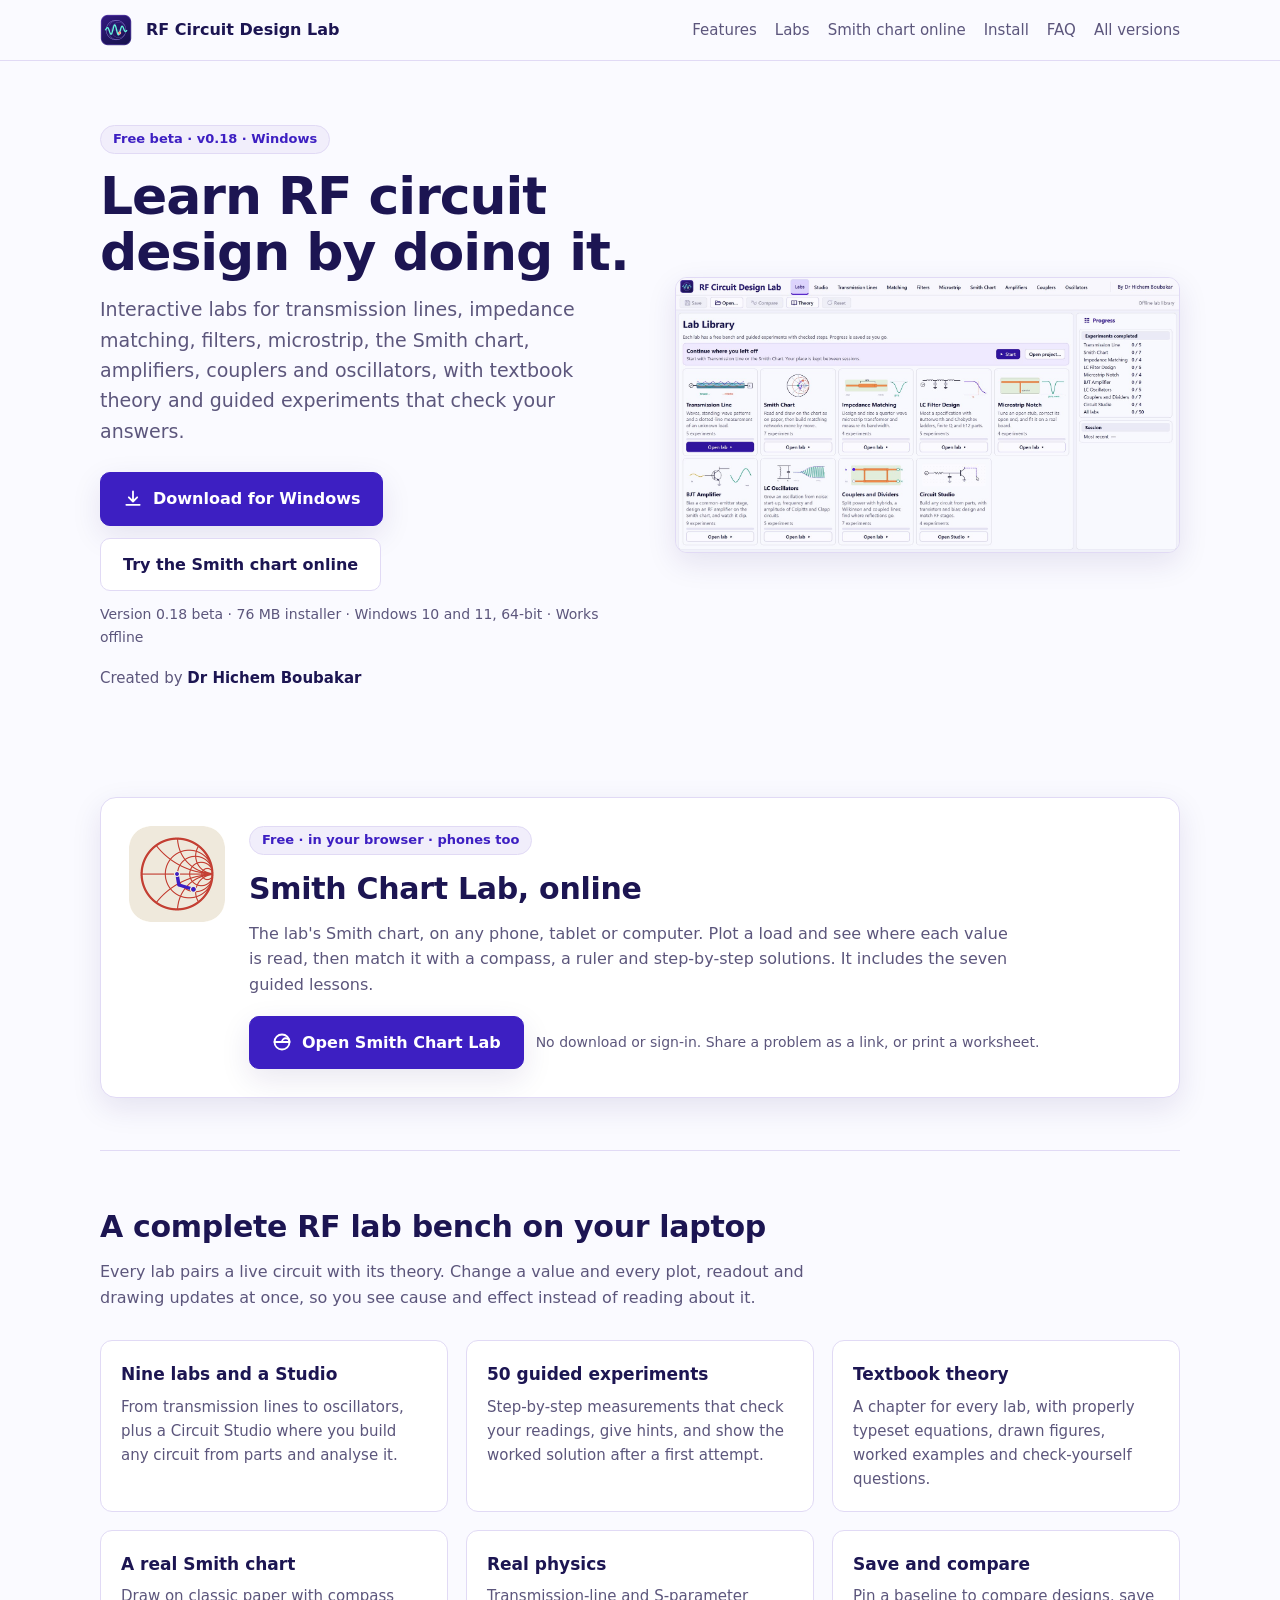
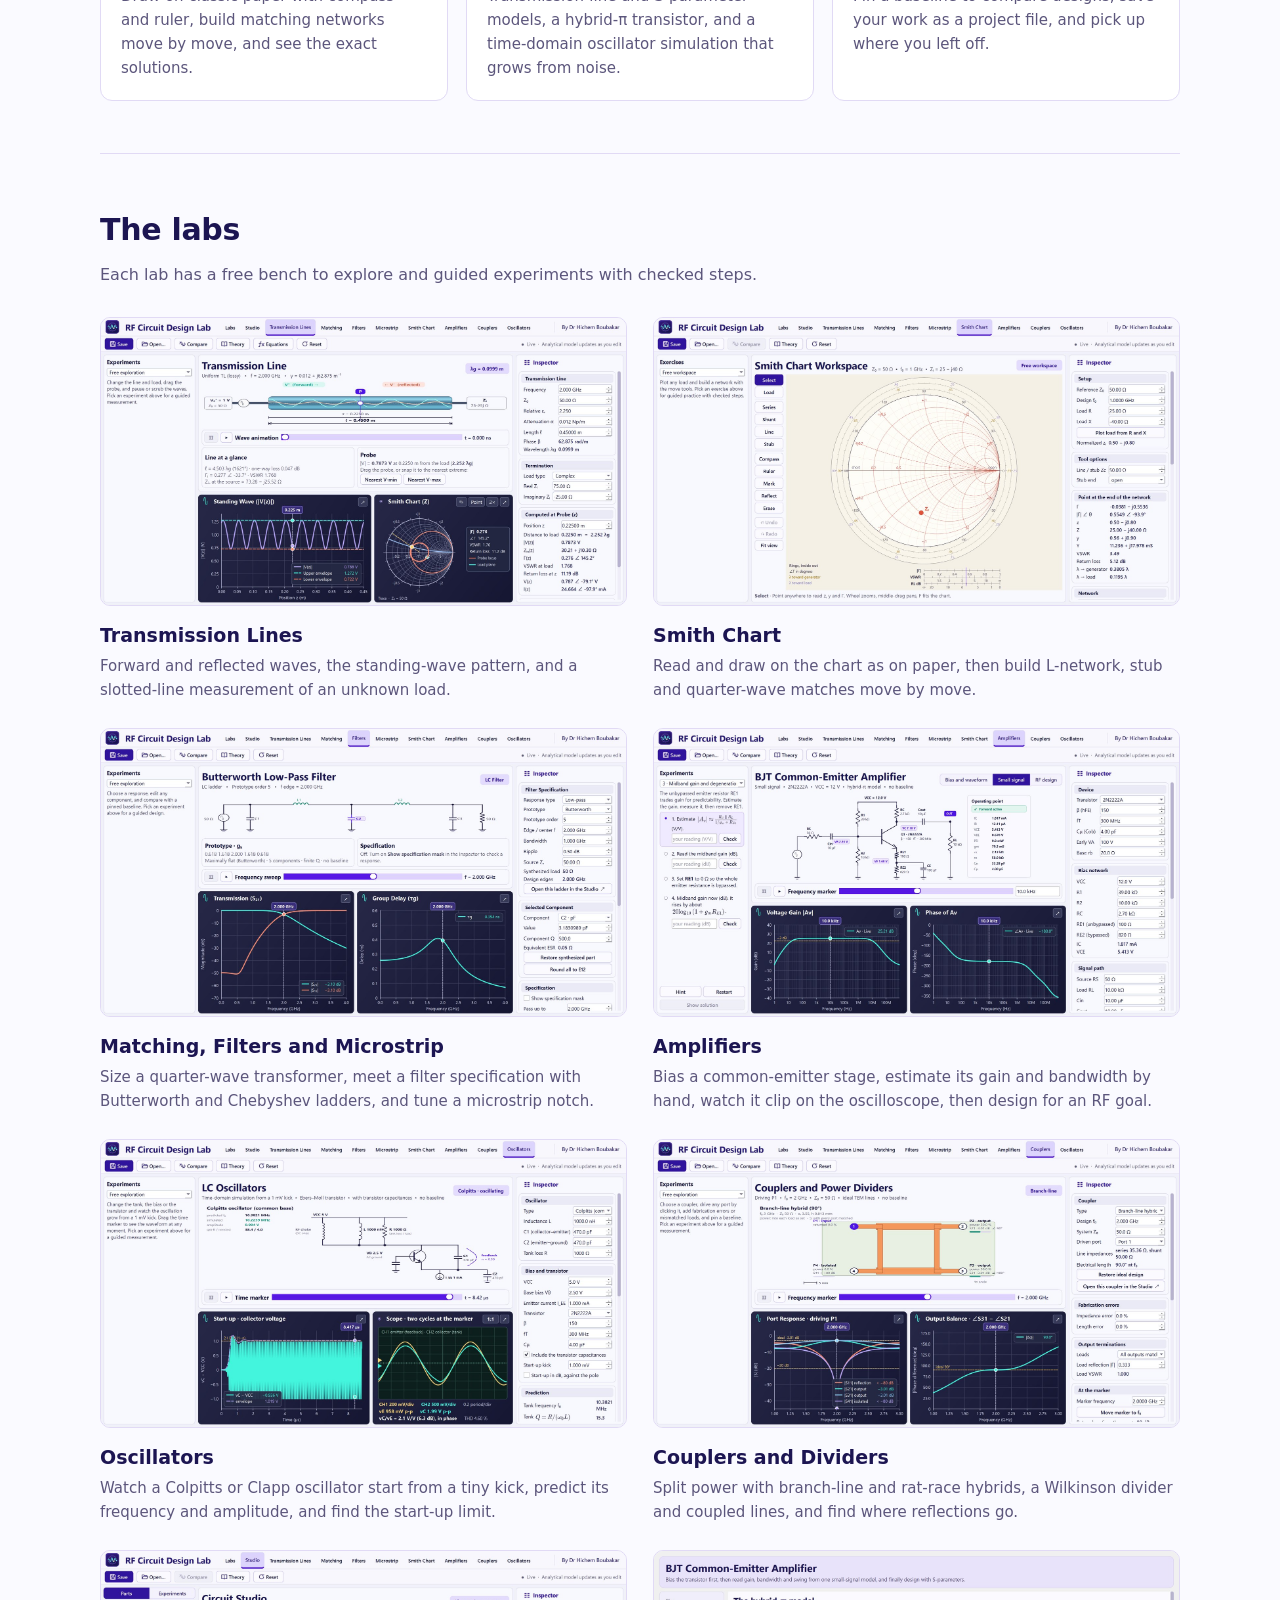
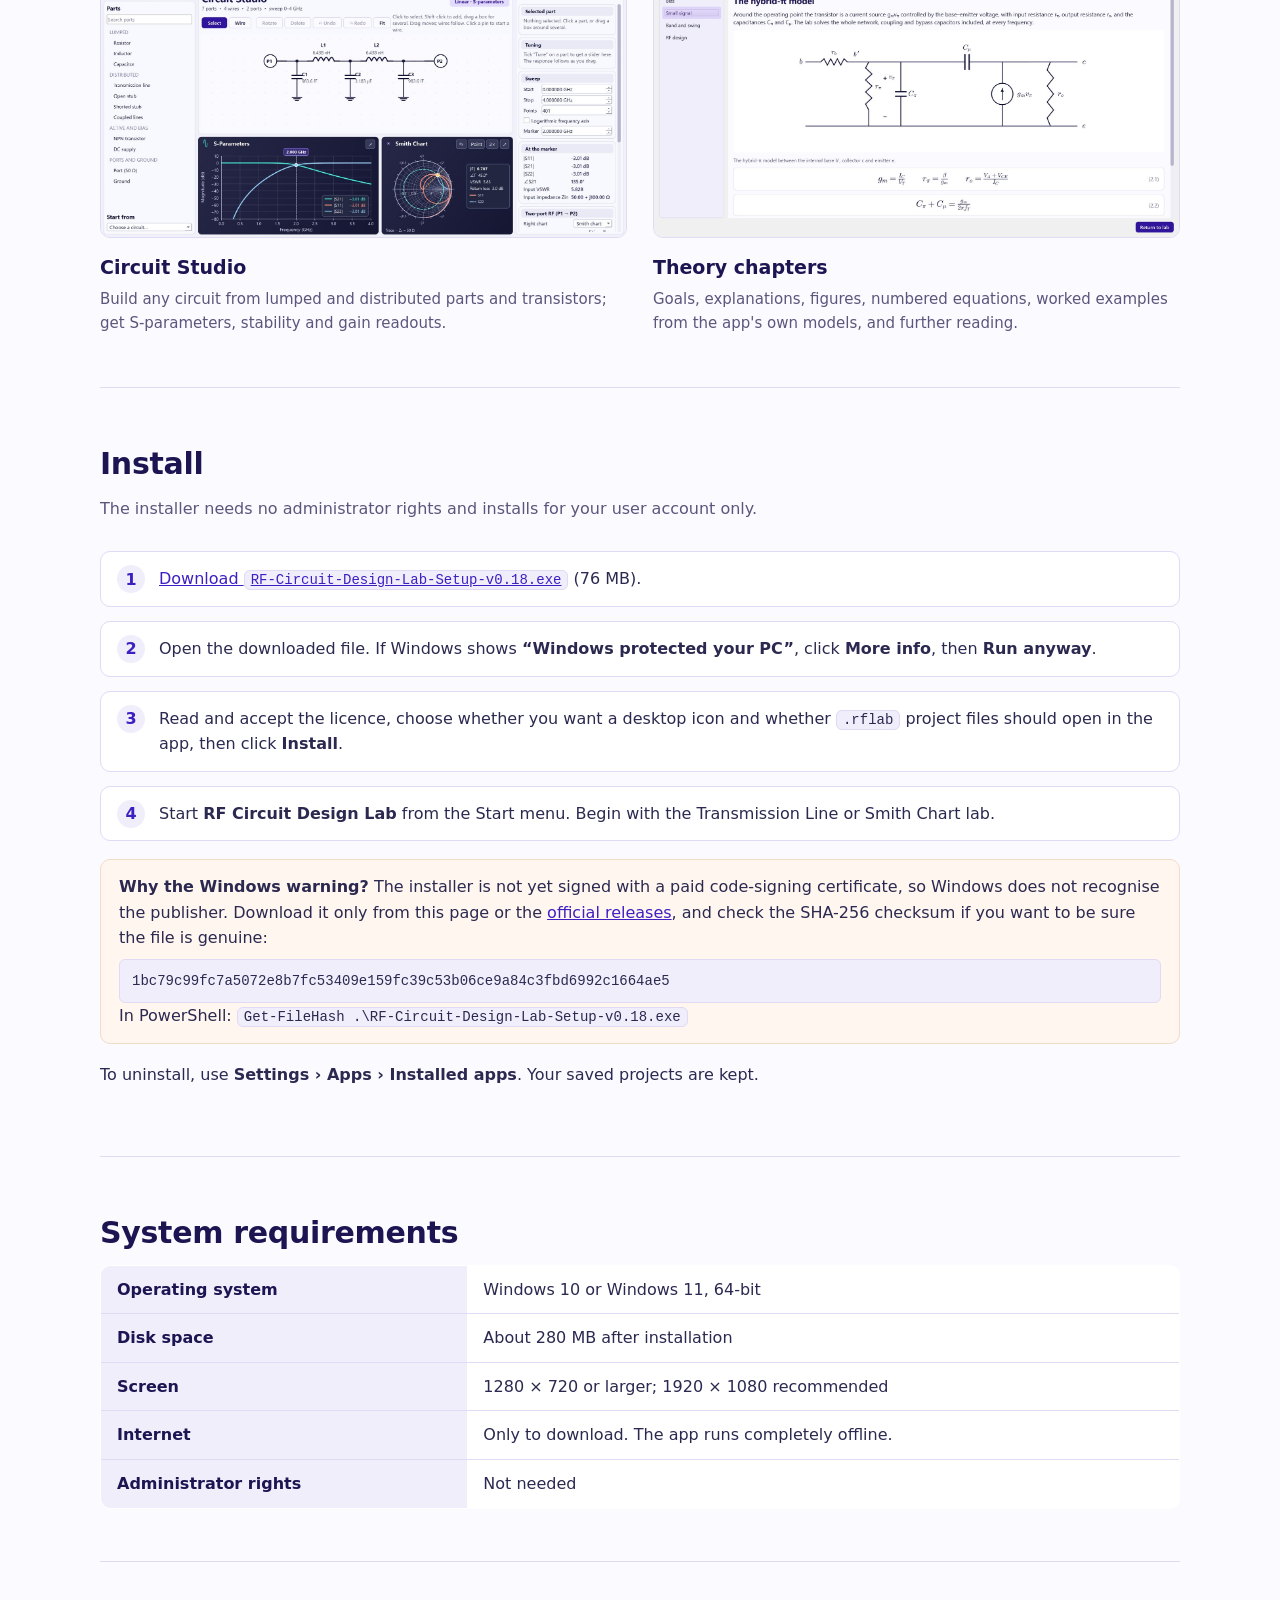
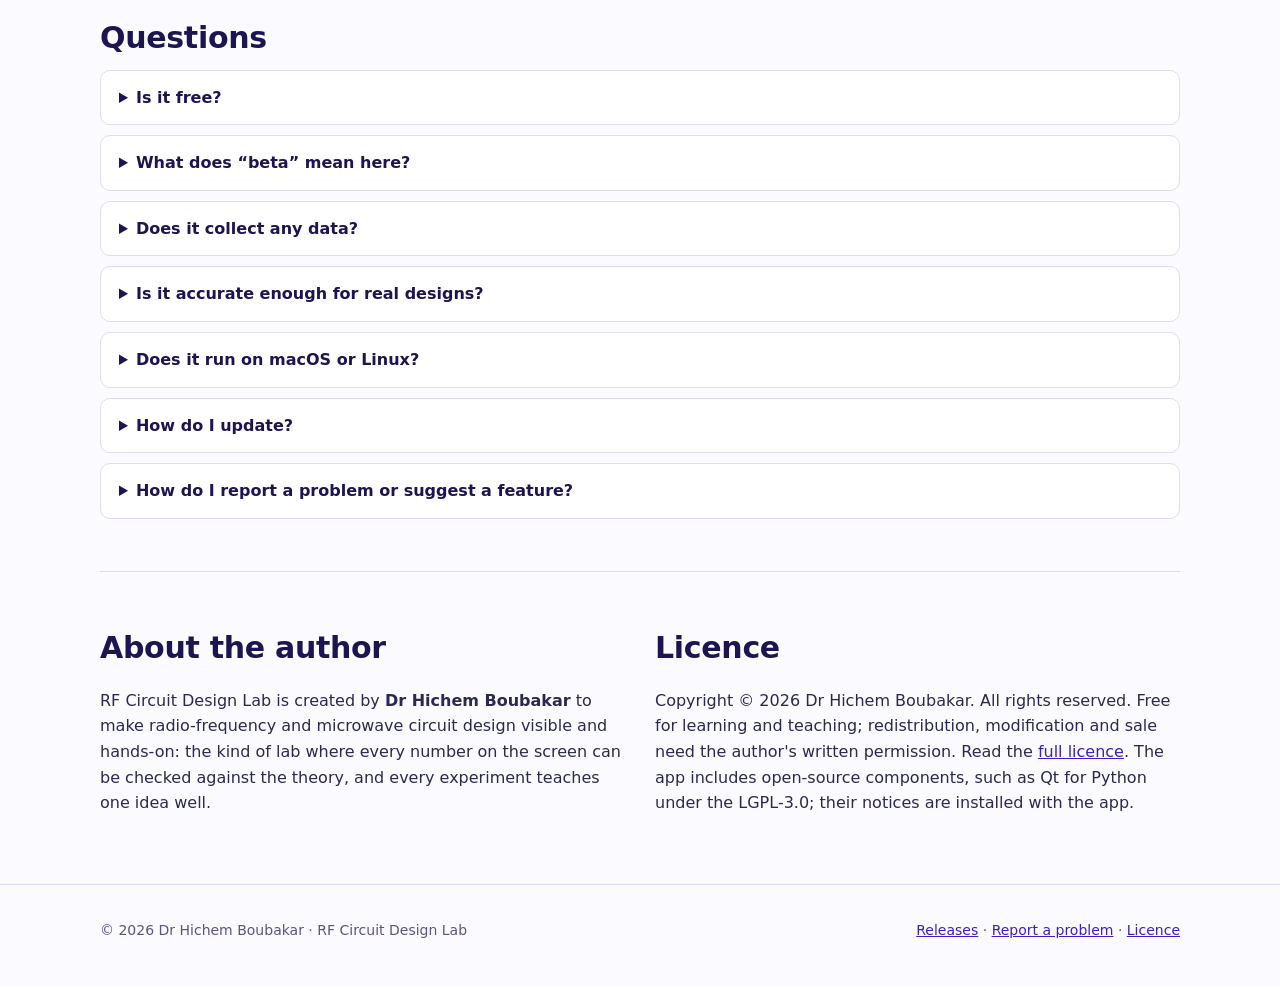
<file: docs/index.html>
<!doctype html>
<html lang="en">
<head>
<meta charset="utf-8">
<meta name="viewport" content="width=device-width, initial-scale=1">
<title>RF Circuit Design Lab: interactive RF and microwave labs for Windows</title>
<meta name="description" content="RF Circuit Design Lab by Dr Hichem Boubakar: free, offline Windows labs for transmission lines, matching, filters, microstrip, the Smith chart, amplifiers, couplers and oscillators, with theory chapters and guided experiments.">
<meta property="og:title" content="RF Circuit Design Lab">
<meta property="og:description" content="Interactive RF and microwave circuit design labs for Windows, with theory and guided experiments. Free beta.">
<meta property="og:image" content="https://hboubakar.github.io/rf-circuit-design-lab/images/library.jpg">
<meta property="og:type" content="website">
<link rel="icon" href="images/favicon.ico">
<style>
:root {
  --bg: #fafaff; --surface: #ffffff; --soft: #f1eefb; --line: #e1daf5;
  --ink: #1c1552; --text: #2b2950; --muted: #5c567c; --accent: #3d1fc2; --accent-ink: #ffffff;
  --mint: #0a8f79; --warn-bg: #fff7ef; --warn-line: #f1dcc8;
  --shadow: 0 10px 30px rgba(40, 20, 110, .10);
}
@media (prefers-color-scheme: dark) {
  :root:not([data-theme="light"]) {
    --bg: #12101f; --surface: #1b1830; --soft: #221e3b; --line: #332d55;
    --ink: #ece9ff; --text: #d9d5f2; --muted: #a49fc4; --accent: #8f7bff; --accent-ink: #12101f;
    --mint: #43d3b8; --warn-bg: #2a2117; --warn-line: #4d3a26; --shadow: 0 10px 30px rgba(0,0,0,.35);
  }
}
* { box-sizing: border-box; }
html { scroll-behavior: smooth; }
body { margin: 0; background: var(--bg); color: var(--text); font: 16px/1.6 "Segoe UI", system-ui, -apple-system, Roboto, sans-serif; }
a { color: var(--accent); }
img { max-width: 100%; height: auto; display: block; }
.hero > *, .labs > *, .author > *, .features > * { min-width: 0; }
.wrap { max-width: 1120px; margin: 0 auto; padding: 0 20px; }
header.top { position: sticky; top: 0; z-index: 5; background: color-mix(in srgb, var(--bg) 88%, transparent); backdrop-filter: blur(8px); border-bottom: 1px solid var(--line); }
header.top .wrap { display: flex; align-items: center; gap: 14px; height: 60px; }
header.top img { width: 32px; height: 32px; border-radius: 8px; }
header.top .name { font-weight: 700; color: var(--ink); }
header.top nav { margin-left: auto; display: flex; gap: 18px; font-size: 15px; }
header.top nav a { color: var(--muted); text-decoration: none; }
header.top nav a:hover { color: var(--accent); }
.hero { padding: 64px 0 40px; display: grid; grid-template-columns: 1.05fr 1fr; gap: 44px; align-items: center; }
.badge { display: inline-block; font-size: 13px; font-weight: 650; color: var(--accent); background: var(--soft); border: 1px solid var(--line); border-radius: 999px; padding: 3px 12px; }
h1 { font-size: clamp(34px, 5vw, 52px); line-height: 1.08; color: var(--ink); margin: 14px 0 14px; letter-spacing: -.02em; }
.lead { font-size: 19px; color: var(--muted); margin: 0 0 26px; }
.by { color: var(--muted); margin-top: 18px; font-size: 15px; }
.by strong { color: var(--ink); }
.actions { display: flex; flex-wrap: wrap; gap: 12px; align-items: center; }
.button { display: inline-flex; align-items: center; gap: 10px; padding: 13px 22px; border-radius: 10px; font-weight: 650; text-decoration: none; border: 1px solid var(--line); color: var(--ink); background: var(--surface); }
.button.primary { background: var(--accent); color: var(--accent-ink); border-color: var(--accent); box-shadow: var(--shadow); }
.button.primary:hover { filter: brightness(1.08); }
.button svg { width: 20px; height: 20px; }
.meta { font-size: 14px; color: var(--muted); margin-top: 12px; }
.shot { border-radius: 12px; border: 1px solid var(--line); box-shadow: var(--shadow); background: var(--surface); }
section { padding: 52px 0; }
section + section { border-top: 1px solid var(--line); }
h2 { font-size: 30px; color: var(--ink); margin: 0 0 8px; letter-spacing: -.01em; }
.sub { color: var(--muted); margin: 0 0 30px; max-width: 760px; }
.features { display: grid; grid-template-columns: repeat(3, 1fr); gap: 18px; }
.card { background: var(--surface); border: 1px solid var(--line); border-radius: 12px; padding: 20px; }
.card h3 { margin: 0 0 6px; font-size: 17px; color: var(--ink); }
.card p { margin: 0; color: var(--muted); font-size: 15px; }
.labs { display: grid; grid-template-columns: repeat(2, 1fr); gap: 26px; }
.lab figure { margin: 0; }
.lab img { border-radius: 10px; border: 1px solid var(--line); }
.lab h3 { margin: 14px 0 4px; color: var(--ink); font-size: 19px; }
.lab p { margin: 0; color: var(--muted); font-size: 15px; }
.list { display: grid; grid-template-columns: repeat(2, 1fr); gap: 10px 30px; padding: 0; margin: 0; list-style: none; }
.list li { padding-left: 26px; position: relative; }
.list li::before { content: ""; position: absolute; left: 4px; top: 9px; width: 9px; height: 9px; border-radius: 50%; background: var(--mint); }
.steps { counter-reset: step; list-style: none; padding: 0; margin: 0; display: grid; gap: 14px; }
.steps li { counter-increment: step; position: relative; padding: 14px 18px 14px 58px; background: var(--surface); border: 1px solid var(--line); border-radius: 10px; }
.steps li::before { content: counter(step); position: absolute; left: 16px; top: 13px; width: 28px; height: 28px; border-radius: 50%; background: var(--soft); color: var(--accent); font-weight: 700; display: grid; place-items: center; }
.note { background: var(--warn-bg); border: 1px solid var(--warn-line); border-radius: 10px; padding: 14px 18px; margin-top: 18px; }
code, .hash { font-family: Consolas, "Cascadia Mono", monospace; font-size: 14px; background: var(--soft); border: 1px solid var(--line); border-radius: 6px; padding: 1px 6px; }
.hash { display: block; padding: 10px 12px; overflow-wrap: anywhere; margin-top: 8px; }
table { width: 100%; border-collapse: collapse; background: var(--surface); border: 1px solid var(--line); border-radius: 10px; overflow: hidden; }
th, td { text-align: left; padding: 11px 16px; border-bottom: 1px solid var(--line); vertical-align: top; }
th { width: 34%; color: var(--ink); font-weight: 650; background: var(--soft); }
tr:last-child th, tr:last-child td { border-bottom: none; }
details { background: var(--surface); border: 1px solid var(--line); border-radius: 10px; padding: 14px 18px; }
details + details { margin-top: 10px; }
summary { cursor: pointer; font-weight: 650; color: var(--ink); }
details p { margin: 10px 0 0; color: var(--muted); }
.online-card { display: grid; grid-template-columns: 96px 1fr; gap: 24px; align-items: start; background: var(--surface); border: 1px solid var(--line); border-radius: 16px; padding: 28px; box-shadow: var(--shadow); }
.online-card img { border-radius: 22px; }
.online-card h2 { margin-top: 10px; }
.online-card .sub { margin-bottom: 18px; }
.online-card .meta { margin: 0; }
.author { display: grid; grid-template-columns: 1fr 1fr; gap: 30px; }
footer { padding: 34px 0 46px; color: var(--muted); font-size: 14px; border-top: 1px solid var(--line); }
footer .wrap { display: flex; flex-wrap: wrap; gap: 10px 24px; justify-content: space-between; }
@media (max-width: 860px) {
  .hero, .labs, .author { grid-template-columns: 1fr; }
  .features { grid-template-columns: 1fr 1fr; }
  .list { grid-template-columns: 1fr; }
  header.top nav { display: none; }
  .hero { padding-top: 36px; }
  .online-card { grid-template-columns: 1fr; padding: 22px; }
  .online-card img { width: 64px; height: 64px; border-radius: 16px; }
}
@media (max-width: 560px) { .features { grid-template-columns: 1fr; } th { width: 42%; } }
</style>
</head>
<body>
<header class="top">
  <div class="wrap">
    <img src="images/icon.png" alt="">
    <span class="name">RF Circuit Design Lab</span>
    <nav>
      <a href="#features">Features</a>
      <a href="#labs">Labs</a>
      <a href="smith/">Smith chart online</a>
      <a href="#install">Install</a>
      <a href="#faq">FAQ</a>
      <a href="https://github.com/hboubakar/rf-circuit-design-lab/releases">All versions</a>
    </nav>
  </div>
</header>

<main class="wrap">
  <div class="hero">
    <div>
      <span class="badge">Free beta · v0.18 · Windows</span>
      <h1>Learn RF circuit design by doing it.</h1>
      <p class="lead">Interactive labs for transmission lines, impedance matching, filters, microstrip, the Smith chart, amplifiers, couplers and oscillators, with textbook theory and guided experiments that check your answers.</p>
      <div class="actions">
        <a class="button primary" href="https://github.com/hboubakar/rf-circuit-design-lab/releases/download/v0.18/RF-Circuit-Design-Lab-Setup-v0.18.exe">
          <svg viewBox="0 0 24 24" fill="none" stroke="currentColor" stroke-width="2.2" stroke-linecap="round" stroke-linejoin="round" aria-hidden="true"><path d="M12 3v12m0 0-5-5m5 5 5-5M4 19h16"/></svg>
          Download for Windows
        </a>
        <a class="button" href="smith/">Try the Smith chart online</a>
      </div>
      <p class="meta">Version 0.18 beta · 76 MB installer · Windows 10 and 11, 64-bit · Works offline</p>
      <p class="by">Created by <strong>Dr Hichem Boubakar</strong></p>
    </div>
    <img class="shot" src="images/library.jpg" alt="The Lab Library: nine labs and the Circuit Studio, each with its experiments and progress" width="1600" height="873">
  </div>

  <section id="online" class="online">
    <div class="online-card">
      <img src="smith/icons/icon-192.png" alt="" width="96" height="96">
      <div>
        <span class="badge">Free · in your browser · phones too</span>
        <h2>Smith Chart Lab, online</h2>
        <p class="sub">The lab's Smith chart, on any phone, tablet or computer. Plot a load and see where each value is read, then match it with a compass, a ruler and step-by-step solutions. It includes the seven guided lessons.</p>
        <div class="actions">
          <a class="button primary" href="smith/">
            <svg viewBox="0 0 24 24" fill="none" stroke="currentColor" stroke-width="2.2" stroke-linecap="round" stroke-linejoin="round" aria-hidden="true"><circle cx="12" cy="12" r="9"/><path d="M3 12h18M12 12a4.5 4.5 0 0 1 9 0"/></svg>
            Open Smith Chart Lab
          </a>
          <span class="meta">No download or sign-in. Share a problem as a link, or print a worksheet.</span>
        </div>
      </div>
    </div>
  </section>

  <section id="features">
    <h2>A complete RF lab bench on your laptop</h2>
    <p class="sub">Every lab pairs a live circuit with its theory. Change a value and every plot, readout and drawing updates at once, so you see cause and effect instead of reading about it.</p>
    <div class="features">
      <div class="card"><h3>Nine labs and a Studio</h3><p>From transmission lines to oscillators, plus a Circuit Studio where you build any circuit from parts and analyse it.</p></div>
      <div class="card"><h3>50 guided experiments</h3><p>Step-by-step measurements that check your readings, give hints, and show the worked solution after a first attempt.</p></div>
      <div class="card"><h3>Textbook theory</h3><p>A chapter for every lab, with properly typeset equations, drawn figures, worked examples and check-yourself questions.</p></div>
      <div class="card"><h3>A real Smith chart</h3><p>Draw on classic paper with compass and ruler, build matching networks move by move, and see the exact solutions.</p></div>
      <div class="card"><h3>Real physics</h3><p>Transmission-line and S-parameter models, a hybrid-π transistor, and a time-domain oscillator simulation that grows from noise.</p></div>
      <div class="card"><h3>Save and compare</h3><p>Pin a baseline to compare designs, save your work as a project file, and pick up where you left off.</p></div>
    </div>
  </section>

  <section id="labs">
    <h2>The labs</h2>
    <p class="sub">Each lab has a free bench to explore and guided experiments with checked steps.</p>
    <div class="labs">
      <div class="lab"><img src="images/transmission-lines.jpg" alt="Transmission Line lab with the standing wave along the line" loading="lazy" width="1600" height="873"><h3>Transmission Lines</h3><p>Forward and reflected waves, the standing-wave pattern, and a slotted-line measurement of an unknown load.</p></div>
      <div class="lab"><img src="images/smith-chart.jpg" alt="Smith Chart workspace with a load plotted on the impedance grid" loading="lazy" width="1600" height="873"><h3>Smith Chart</h3><p>Read and draw on the chart as on paper, then build L-network, stub and quarter-wave matches move by move.</p></div>
      <div class="lab"><img src="images/filters.jpg" alt="LC Filter Design lab with a Butterworth ladder and its response" loading="lazy" width="1600" height="873"><h3>Matching, Filters and Microstrip</h3><p>Size a quarter-wave transformer, meet a filter specification with Butterworth and Chebyshev ladders, and tune a microstrip notch.</p></div>
      <div class="lab"><img src="images/amplifiers.jpg" alt="BJT amplifier lab with a guided gain experiment and frequency response" loading="lazy" width="1600" height="873"><h3>Amplifiers</h3><p>Bias a common-emitter stage, estimate its gain and bandwidth by hand, watch it clip on the oscilloscope, then design for an RF goal.</p></div>
      <div class="lab"><img src="images/oscillators.jpg" alt="LC Oscillators lab with a Colpitts circuit growing from noise" loading="lazy" width="1600" height="873"><h3>Oscillators</h3><p>Watch a Colpitts or Clapp oscillator start from a tiny kick, predict its frequency and amplitude, and find the start-up limit.</p></div>
      <div class="lab"><img src="images/couplers.jpg" alt="Couplers and Dividers lab with a branch-line hybrid" loading="lazy" width="1600" height="873"><h3>Couplers and Dividers</h3><p>Split power with branch-line and rat-race hybrids, a Wilkinson divider and coupled lines, and find where reflections go.</p></div>
      <div class="lab"><img src="images/studio.jpg" alt="Circuit Studio with a low-pass filter drawn from parts" loading="lazy" width="1600" height="873"><h3>Circuit Studio</h3><p>Build any circuit from lumped and distributed parts and transistors; get S-parameters, stability and gain readouts.</p></div>
      <div class="lab"><img src="images/theory.jpg" alt="Theory chapter with the hybrid-π model and typeset equations" loading="lazy" width="1600" height="873"><h3>Theory chapters</h3><p>Goals, explanations, figures, numbered equations, worked examples from the app's own models, and further reading.</p></div>
    </div>
  </section>

  <section id="install">
    <h2>Install</h2>
    <p class="sub">The installer needs no administrator rights and installs for your user account only.</p>
    <ol class="steps">
      <li><a href="https://github.com/hboubakar/rf-circuit-design-lab/releases/download/v0.18/RF-Circuit-Design-Lab-Setup-v0.18.exe">Download <code>RF-Circuit-Design-Lab-Setup-v0.18.exe</code></a> (76 MB).</li>
      <li>Open the downloaded file. If Windows shows <strong>“Windows protected your PC”</strong>, click <strong>More info</strong>, then <strong>Run anyway</strong>.</li>
      <li>Read and accept the licence, choose whether you want a desktop icon and whether <code>.rflab</code> project files should open in the app, then click <strong>Install</strong>.</li>
      <li>Start <strong>RF Circuit Design Lab</strong> from the Start menu. Begin with the Transmission Line or Smith Chart lab.</li>
    </ol>
    <div class="note"><strong>Why the Windows warning?</strong> The installer is not yet signed with a paid code-signing certificate, so Windows does not recognise the publisher. Download it only from this page or the <a href="https://github.com/hboubakar/rf-circuit-design-lab/releases">official releases</a>, and check the SHA-256 checksum if you want to be sure the file is genuine:
      <span class="hash">1bc79c99fc7a5072e8b7fc53409e159fc39c53b06ce9a84c3fbd6992c1664ae5</span>
      In PowerShell: <code>Get-FileHash .\RF-Circuit-Design-Lab-Setup-v0.18.exe</code></div>
    <p style="margin-top:18px">To uninstall, use <strong>Settings › Apps › Installed apps</strong>. Your saved projects are kept.</p>
  </section>

  <section id="requirements">
    <h2>System requirements</h2>
    <table>
      <tr><th>Operating system</th><td>Windows 10 or Windows 11, 64-bit</td></tr>
      <tr><th>Disk space</th><td>About 280 MB after installation</td></tr>
      <tr><th>Screen</th><td>1280 × 720 or larger; 1920 × 1080 recommended</td></tr>
      <tr><th>Internet</th><td>Only to download. The app runs completely offline.</td></tr>
      <tr><th>Administrator rights</th><td>Not needed</td></tr>
    </table>
  </section>

  <section id="faq">
    <h2>Questions</h2>
    <details><summary>Is it free?</summary><p>Yes. It is free for learning and teaching. Please share a link to this page rather than the installer file, so everyone gets the latest version.</p></details>
    <details><summary>What does “beta” mean here?</summary><p>All labs work and the physics is tested against closed-form results, but the app is still growing. Features may change between versions, and your reports help make it better.</p></details>
    <details><summary>Does it collect any data?</summary><p>No. The app works offline and sends nothing anywhere. Your session and projects are stored only on your own computer.</p></details>
    <details><summary>Is it accurate enough for real designs?</summary><p>It uses simplified models made for teaching. Results show the right behaviour and trends but can differ from real hardware. Do not use it for production or safety-critical design.</p></details>
    <details><summary>Does it run on macOS or Linux?</summary><p>Not yet. This version is for Windows only.</p></details>
    <details><summary>How do I update?</summary><p>Download the newest installer from this page and run it. It replaces the old version and keeps your saved work.</p></details>
    <details><summary>How do I report a problem or suggest a feature?</summary><p><a href="https://github.com/hboubakar/rf-circuit-design-lab/issues">Open an issue on GitHub</a> with what you did, what you expected and what happened, plus a screenshot if you can.</p></details>
  </section>

  <section id="about">
    <div class="author">
      <div>
        <h2>About the author</h2>
        <p>RF Circuit Design Lab is created by <strong>Dr Hichem Boubakar</strong> to make radio-frequency and microwave circuit design visible and hands-on: the kind of lab where every number on the screen can be checked against the theory, and every experiment teaches one idea well.</p>
      </div>
      <div>
        <h2>Licence</h2>
        <p>Copyright © 2026 Dr Hichem Boubakar. All rights reserved. Free for learning and teaching; redistribution, modification and sale need the author's written permission. Read the <a href="https://github.com/hboubakar/rf-circuit-design-lab/blob/main/LICENSE.txt">full licence</a>. The app includes open-source components, such as Qt for Python under the LGPL-3.0; their notices are installed with the app.</p>
      </div>
    </div>
  </section>
</main>

<footer>
  <div class="wrap">
    <span>© 2026 Dr Hichem Boubakar · RF Circuit Design Lab</span>
    <span><a href="https://github.com/hboubakar/rf-circuit-design-lab/releases">Releases</a> · <a href="https://github.com/hboubakar/rf-circuit-design-lab/issues">Report a problem</a> · <a href="https://github.com/hboubakar/rf-circuit-design-lab/blob/main/LICENSE.txt">Licence</a></span>
  </div>
</footer>
</body>
</html>
</file>
